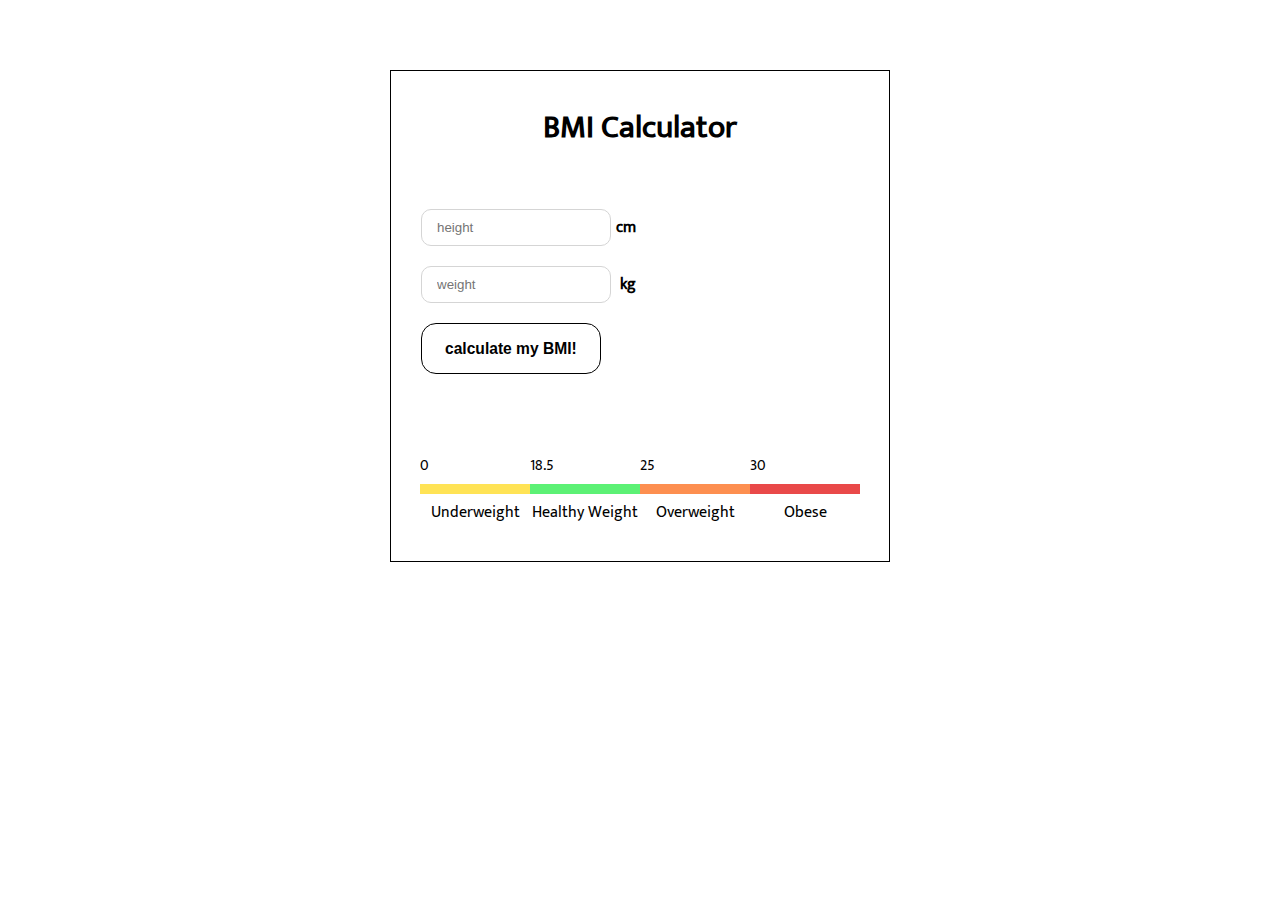
<file: BMI-calculator/index.html>
<html>
    <head>
        <meta charset="UTF-8">
        <meta name="viewport" content="width=device-width, initial-scale=1.0">
        <link rel="stylesheet" href="./assets/styles/style.css" />
        <title>BMI Calculator</title>
    </head>
    <body>
        <div class="container">
            <div class="title">
                <h1>BMI Calculator</h1>
            </div>
            <div class="wrapper">
                <div class="left">
                    <div class="height">
                        <input class="box" type="text" placeholder="height" id="height"/>
                        <h4>cm</h4>
                    </div>
                    <div class="weight">
                        <input class="box" type="text" placeholder="weight" id="weight"/>
                        <h4>kg</h4>
                    </div>
                    <div class="result-wrapper">
                        <button class="button calculate" onclick="calculateBMI()"><h3>calculate my BMI!</h3></button>
                    </div>
                </div>
                <div class="right">
                    <div class="result" id="result"></div>
                </div>
            </div>
            <div class="ranges">
                <div class="range yellow">
                    <p class="number">0</p>
                    <div class="line yellow"></div>
                    <p>Underweight</p>
                </div>
                <div class="range green">
                    <p class="number">18.5</p>
                    <div class="line green"></div>
                    <p>Healthy Weight</p>
                </div>
                <div class="range orange">
                    <p class="number">25</p>
                    <div class="line orange"></div>
                    <p>Overweight</p>
                </div>
                <div class="range red">
                    <p class="number">30</p>
                    <div class="line red"></div>
                    <p>Obese</p>
                </div>
            </div>
        </div>
        <script src="./assets/scripts/index.js"></script>
    </body>
</html>
</file>
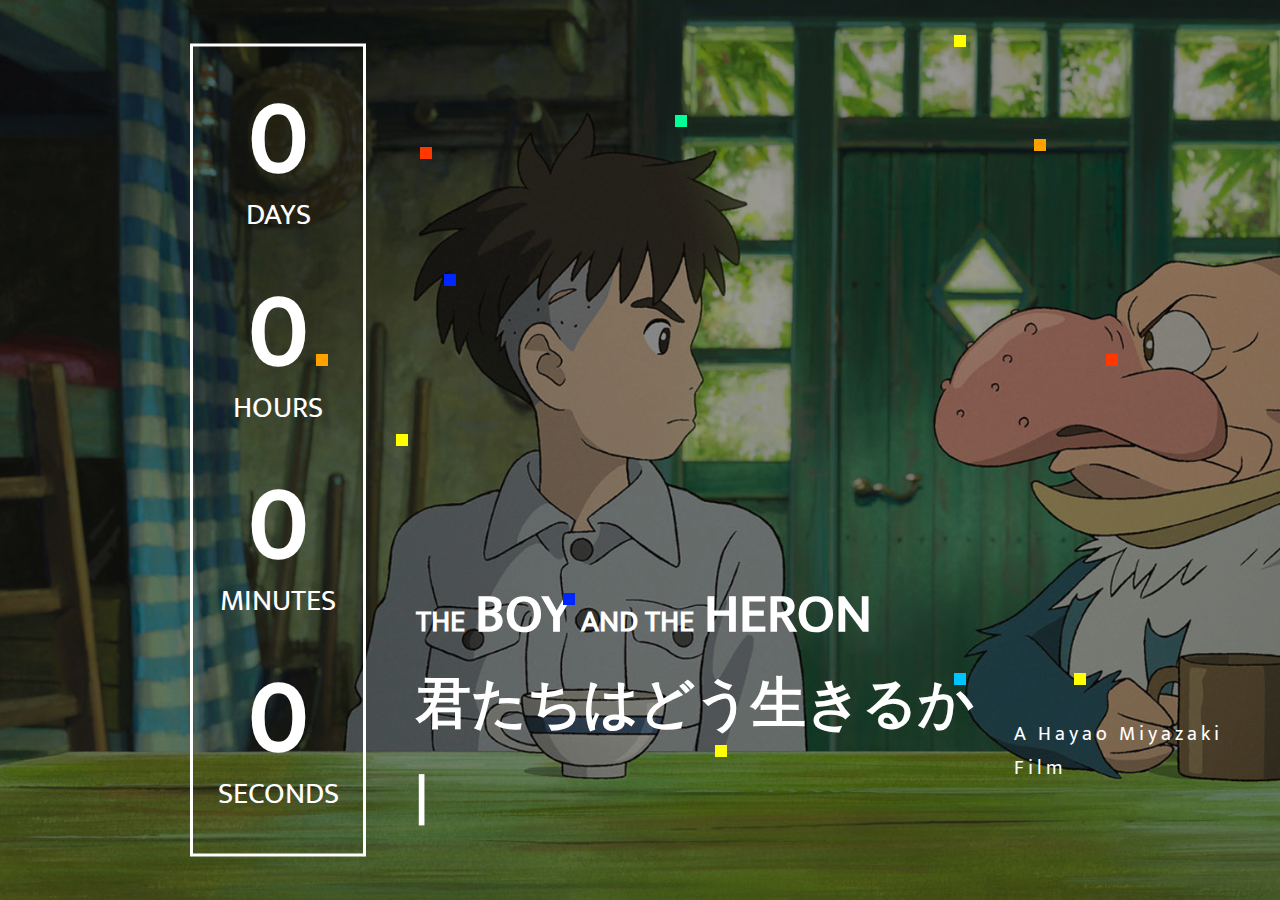
<file: countdown/index.html>
<html>
	<head>
        <meta charset="UTF-8">
        <meta name="viewport" content="width=device-width, initial-scale=1.0">
        <link rel="stylesheet" href="./assets/styles/style.css" />
        <title>The Boy And The Heron | Release Date Countdown</title>
	</head>
	<body>
        <div class="countdown-title">
            <div class="countdown-title-wrapper">
                <ul>
                    <li>
                        <h2 id="days"></h2>
                        <h2 class="sub-text">days</h2>
                    </li>
                    <li>
                        <h2 id="hours"></h2>
                        <h2 class="sub-text">hours</h2>
                    </li>
                    <li>
                        <h2 id="minutes"></h2>
                        <h2 class="sub-text">minutes</h2>
                    </li>
                    <li>
                        <h2 id="seconds"></h2>
                        <h2 class="sub-text">seconds</h2>
                    </li>
                </ul>
                <div class="title">
                    <div class="english">
                        <h4>THE</h4>
                        <h3>BOY</h3>
                        <h4>AND THE</h4>
                        <h3>HERON</h3>
                    </div>
                    <div class="japanese-director">
                        <h3>君たちはどう生きるか |</h3>
                        <h5>A Hayao Miyazaki Film</h5>
                    </div>
                </div>
            </div>
            <div class="firework" id="firework"></div>
        </div>
        <script src="./assets/scripts/index.js"></script>
	</body>
</html>
</file>
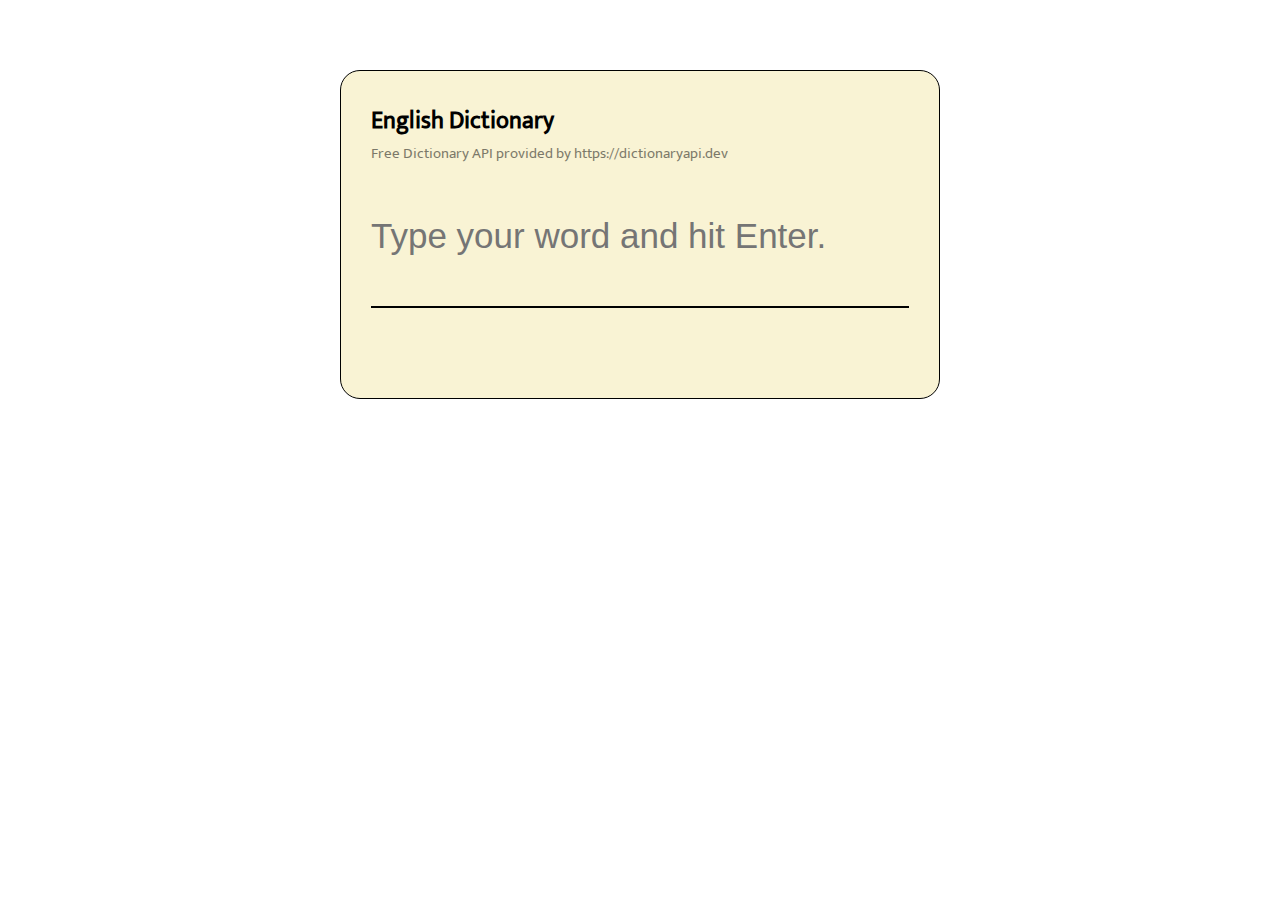
<file: dictionary/index.html>
<html>
	<head>
        <meta charset="UTF-8">
        <meta name="viewport" content="width=device-width, initial-scale=1.0">
        <link rel="stylesheet" href="./assets/styles/style.css" />
        <link rel="stylesheet" href="assets/styles/fontawesome/fontawesome.css" />
        <link rel="stylesheet" href="assets/styles/fontawesome/solid.css" />
        <title>Dictionary</title>
	</head>
	<body>
        <div class="dictionary">
            <div class="container">
                <div class="box">
                    <h2>English Dictionary</h2>
                    <p class="api">Free Dictionary API provided by https://dictionaryapi.dev</p>
                    <div class="input-wrapper">
                        <input id="input" type="text" placeholder="Type your word and hit Enter." />
                    </div>
                    <div class="audio-phonetic-wrapper">
                        <i class="fa-solid fa-volume-high pronunciation-icon"></i>
                        <p id="phonetic"></p>
                    </div>
                    <div id="meanings"></div>
                </div>
            </div>
        </div>
        <script src="./assets/scripts/index.js"></script>
	</body>
</html>
</file>
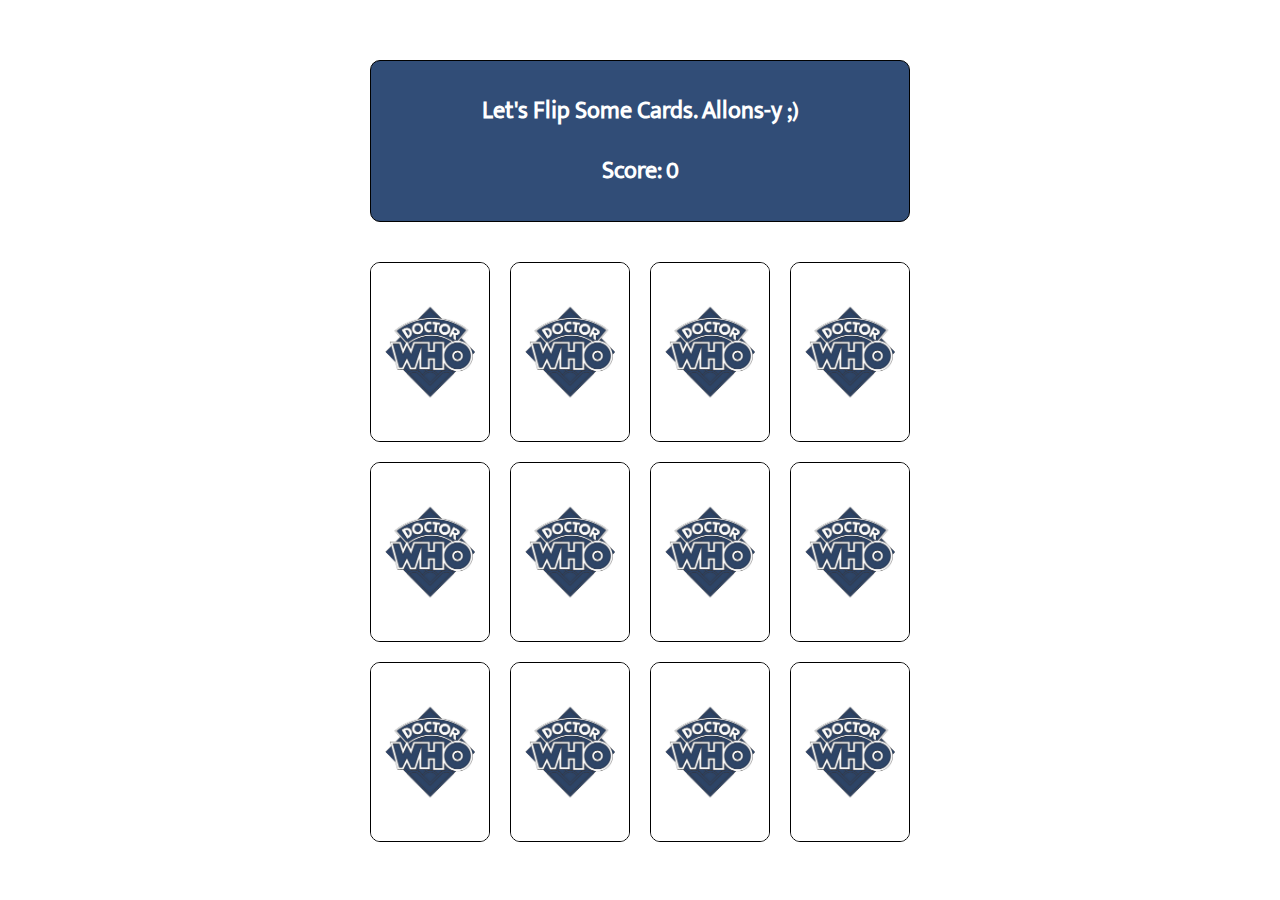
<file: matching-cards/index.html>
<html>
    <head>
        <meta charset="UTF-8">
        <meta name="viewport" content="width=device-width, initial-scale=1.0">
        <link rel="stylesheet" href="assets/styles/style.css" />
        <title>Matching Cards Game</title>
    </head>
    <body>
        <div class="matching-cards-game">
            <div class="container">
                <div class="haeder-box">
                    <h2>Let's Flip Some Cards. Allons-y ;)</h2>
                    <h2>Score: <span id="result"></span></h2>
                </div>
                <div class="grid"></div>
            </div>
        </div>
        <script src="assets/scripts/index.js"></script>
    </body>
</html>
</file>
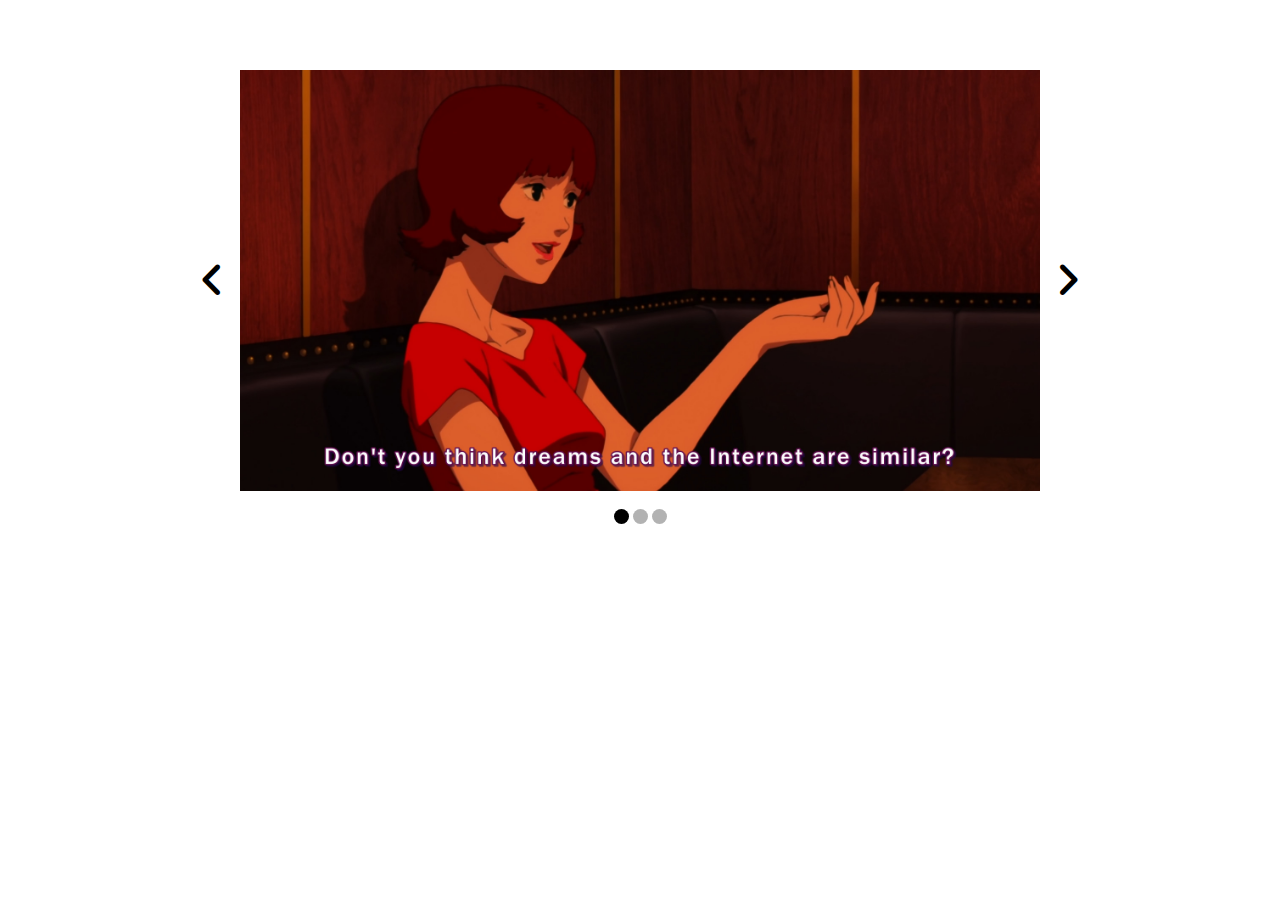
<file: slider/index.htm>
<html>
	<head>
        <meta charset="UTF-8">
        <meta name="viewport" content="width=device-width, initial-scale=1.0">
        <link rel="stylesheet" href="./assets/styles/style.css" />
        <link rel="stylesheet" href="assets/styles/fontawesome/fontawesome.css" />
        <link rel="stylesheet" href="assets/styles/fontawesome/solid.css" />
        <title>Slider</title>
	</head>
	<body>
        <div class="slider">
            <div class="container">
                <div class="slides">
                    <div class="images">
                        <img class="slide one" src="assets/images/paprika1.jpg" />
                        <img class="slide two" src="assets/images/paprika2.jpg" />
                        <img class="slide three" src="assets/images/paprika3.jpg" />
                    </div>
                    <div class="arrows">
                        <i class="arrow-left fa-solid fa-angle-left"></i>
                        <i class="arrow-right fa-solid fa-angle-right"></i>
                    </div>
                </div>
                <div class="dots">
                    <span class="dot"></span>
                    <span class="dot"></span>
                    <span class="dot"></span>
                </div>
            </div>
        </div>
        <script src="./assets/scripts/index.js"></script>
	</body>
</html>
</file>
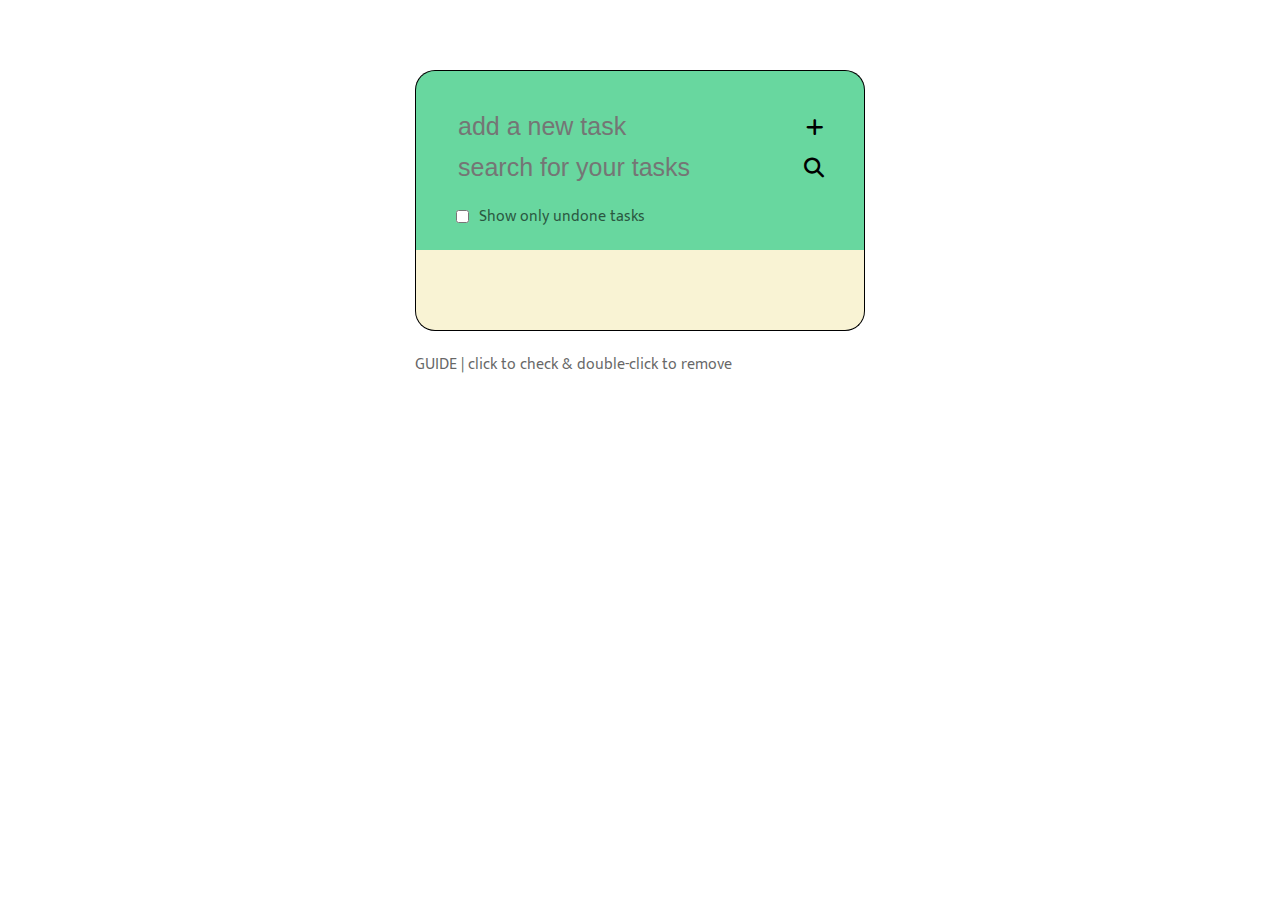
<file: to-do/index.html>
<html>
    <head>
        <meta charset="UTF-8">
        <meta name="viewport" content="width=device-width, initial-scale=1.0">
        <link rel="stylesheet" href="assets/styles/style.css" />
        <link rel="stylesheet" href="assets/styles/fontawesome/fontawesome.css" />
        <link rel="stylesheet" href="assets/styles/fontawesome/brands.css" />
        <link rel="stylesheet" href="assets/styles/fontawesome/solid.css" />
        <link rel="stylesheet" href="assets/styles/fontawesome/regular.css" />
        <title>ToDo</title>
    </head>
    <body>
        <div class="to-do">
            <div class="container">
                <div class="header">
                    <div class="add">
                        <input id="to-do-input" type="text" placeholder="add a new task" />
                        <i id="add-button" class="fa-solid fa-plus"></i>
                    </div>
                    <div class="filter">
                        <input id="filter-to-do-input" type="text" placeholder="search for your tasks" />
                        <i class="fa-solid fa-magnifying-glass"></i>
                    </div>
                    <div class="hide-completed">
                        <label>
                            <input id="hideCompleted" type="checkbox" autocomplete="off" />
                            <h4>Show only undone tasks</h4>
                        </label>
                    </div>
                </div>
                <ul id="to-do-list"></ul>
                <h4 class="guide">GUIDE | click to check & double-click to remove</h4>
            </div>
        </div>
        <script src="./assets/scripts/uuidv4.js"></script>
        <script src="./assets/scripts/index.js"></script>
    </body>
</html>
</file>
<file: BMI-calculator/assets/styles/style.css>
@font-face {
    font-family: "Mukta Mahee Regular";
    font-style: normal;
    font-weight: normal;
    src: local("Mukta Mahee Regular"),
        url("../fonts/mukta/MuktaMahee-Regular.woff") format("woff");
}
*,
*:after,
*:before {
    box-sizing: border-box;
    -ms-box-sizing: border-box;
    -webkit-box-sizing: border-box;
    -moz-box-sizing: border-box;
}
body {
    margin: 0;
    direction: ltr;
    font-family: "Mukta Mahee Regular";
}
.container {
    width: 500px;
    margin: 70px auto;
    border: 1px solid #000000;
    padding: 30px 0;
}
.wrapper {
    display: flex;
    justify-content: space-between;
    padding: 30px;
    gap: 50px;
}
.title {
    text-align: center;
}
.title h1 {
    margin: 0 0 25px 0;
}
h4 {
    margin: 0;
}
.left .height,
.left .weight {
    display: flex;
    justify-content: space-between;
    align-items: baseline;
    gap: 5px;
    margin-bottom: 20px;
}
.weight {
    margin-bottom: 40px;
}
.box {
    padding: 10px 15px;
    border: 1px solid #d5d5d5;
    border-radius: 10px;
    width: 190px;
}
.result-wrapper {
    margin-top: 20px;
    display: flex;
    align-items: center;
    gap: 15px;
}
.button.calculate {
    background: transparent;
    padding: 0 23px;
    border: 1px solid #000000;
    border-radius: 15px;
    cursor: pointer;
}
.right .result {
    background-color: transparent;
    width: 168px;
    height: 168px;
    line-height: 168px;
    border-radius: 15px;
    font-size: 50px;
    text-align: center;
}
.ranges {
    margin-top: 40px;
}
.ranges p {
    margin: 5px 0;
    text-align: center;
}
.ranges p.number {
    text-align: left;
}
.ranges {
    display: flex;
    justify-content: center;
}
.range .line {
    height: 10px;
    width: 110px;
}
.range.yellow .line.yellow {
    background-color: #ffe355;
}
.range.green .line.green {
    background-color: #5cf175;
}
.range.orange .line.orange {
    background-color: #fd8f50;
}
.range.red .line.red {
    background-color: #e94949;
}
</file>
<file: countdown/assets/styles/style.css>
@font-face {
    font-family: "Mukta Mahee Regular";
    font-style: normal;
    font-weight: normal;
    src: local("Mukta Mahee Regular"),
        url("../fonts/mukta/MuktaMahee-Regular.woff") format("woff");
}
*,
*:after,
*:before {
    box-sizing: border-box;
    -ms-box-sizing: border-box;
    -webkit-box-sizing: border-box;
    -moz-box-sizing: border-box;
}
body {
    margin: 0;
    direction: ltr;
    font-family: "Mukta Mahee Regular";
    color: #fff;
}
ul, li {
    list-style: none;
    padding: 0;
    margin: 0;
}
h2, h3, h4, h5 {
    margin: 0;
}
.countdown-title {
    height: 100vh;
    width: 100%;
    background: url(../images/image.jpg) no-repeat;
    background-size: cover;
    position: relative;
    z-index: 1;
}
.countdown-title::after {
    width: 100%;
    height: 100%;
    position: absolute;
    top: 0;
    left: 0;
    content: "";
    background-color: rgba(0, 0, 0, 0.4);
}
.countdown-title-wrapper {
    display: flex;
    align-items: end;
    gap: 50px;
    margin-left: 190px;
    position: absolute;
    top: 50%;
    transform: translateY(-50%);
    z-index: 2;
}
.countdown-title ul {
    border: 3px solid #fff;
    padding: 0 10px 35px 10px;
}
.countdown-title ul li {
    width: 150px;
    text-align: center;
}
.countdown-title ul li h2 {
    font-size: 110px;
}
.countdown-title ul li h2.sub-text {
    font-size: 30px;
    font-weight: 300;
    text-transform: uppercase;
    margin-top: -40px;
}
.countdown-title .title {
    margin-bottom: 15px;
}
.countdown-title .title .english {
    display: flex;
    align-items: baseline;
    gap: 10px;
}
.countdown-title .title h3 {
    font-size: 55px;
}
.countdown-title .title h4 {
    font-size: 30px;
}
.countdown-title .title .japanese-director {
    display: flex;
    gap: 25px;
    align-items: center;
}
.countdown-title .title .japanese-director h5 {
    font-size: 20px;
    font-weight: lighter;
    letter-spacing: 4px;
}

@keyframes firework {
    0% { 
        transform: translate(-50%, 40vh);
        width: 0.5vmin;
        opacity: 1;
    }
    50% { 
        width: 0.5vmin;
        opacity: 1;
    }
    100% { 
        width: 90vmin; 
        opacity: 0; 
    }
}
.firework,
.firework::before,
.firework::after {
    display: none;
    z-index: 2;
    --top: 60vh;
    content: "";
    position: absolute;
    top: 40%;
    left: 50%;
    transform: translate(-40%, -50%);
    width: 90vmin;
    aspect-ratio: 1;
    background:
        radial-gradient(circle, #ff0 20vmin, #0000 0) 50% 00%,
        radial-gradient(circle, rgb(255, 162, 0) 30vmin, #0000 0) 00% 50%,
        radial-gradient(circle, rgb(0, 38, 255) 20vmin, #0000 0) 16% 40%,
        radial-gradient(circle, #ff0 50vmin, #0000 0) 50% 99%,
        radial-gradient(circle, rgb(255, 55, 0) 20vmin, #0000 0) 99% 50%,
        radial-gradient(circle, rgb(0, 195, 255) 30vmin, #0000 0) 80% 90%,
        radial-gradient(circle, #ff0 50vmin, #0000 0) 95% 90%,
        radial-gradient(circle, #ff0 50vmin, #0000 0) 10% 60%,
        radial-gradient(circle, rgb(0, 38, 255) 20vmin, #0000 0) 31% 80%,
        radial-gradient(circle, #ff0 30vmin, #0000 0) 80% 10%,
        radial-gradient(circle, rgb(255, 162, 0) 20vmin, #0000 0) 90% 23%,
        radial-gradient(circle, rgb(0, 255, 153) 30vmin, #0000 0) 45% 20%,
        radial-gradient(circle, rgb(255, 55, 0) 50vmin, #0000 0) 13% 24%
        ;
    background-size: 12px 12px;
    background-repeat: no-repeat;
    animation: firework 3s infinite;
}
.firework::before {
    transform: translate(-50%, -50%) rotate(25deg) !important; 
}
.firework::after {
    transform: translate(-50%, -50%) rotate(-37deg) !important;
}
</file>
<file: dictionary/assets/styles/style.css>
@font-face {
    font-family: "Mukta Mahee Regular";
    font-style: normal;
    font-weight: normal;
    src: local("Mukta Mahee Regular"),
        url("../fonts/mukta/MuktaMahee-Regular.woff") format("woff");
}
*,
*:after,
*:before {
    box-sizing: border-box;
    -ms-box-sizing: border-box;
    -webkit-box-sizing: border-box;
    -moz-box-sizing: border-box;
}
body {
    margin: 0;
    direction: ltr;
    font-family: "Mukta Mahee Regular";
}
ul, li {
    list-style: none;
    padding: 0;
    margin: 0;
}
.container {
    width: 600px;
    margin: 0 auto;
}
p {
    font-size: 20px;
}
.dictionary .box {
    background-color: rgb(249, 243, 212);
    border: 1px solid #000000;
    padding: 30px;
    margin: 70px 0;
    border-radius: 20px;
}
.dictionary .box h2 {
    margin: 0;
}
.dictionary .box p.api {
    font-size: 15px;
    opacity: 0.5;
    margin: 0;
}
.dictionary .box .input-wrapper,
.dictionary .box .audio-phonetic-wrapper {
    display: flex;
    gap: 20px;
    align-items: center;
}
.dictionary .box .input-wrapper {
    padding: 40px 0;
    border-bottom: 2px solid #000;
}
.dictionary .box input#input {
    background: transparent;
    outline: none;
    border: none;
    font-size: 35px;
    padding: 10px 0;
    color: #404fd7;
    width: 100%;
}
.dictionary .box .audio-phonetic-wrapper {
    padding: 40px 0 20px 0;
}
.dictionary .box .audio-phonetic-wrapper i.pronunciation-icon {
    font-size: 25px;
    color: #404fd7;
    display: none;
}
.dictionary .box .audio-phonetic-wrapper i.pronunciation-icon:hover {
    cursor: pointer;
}
.dictionary .box .audio-phonetic-wrapper p#phonetic {
    margin: 0;
    color: #404fd7;
}
.dictionary .box #meanings .part-of-speech-meanings {
    padding-top: 25px;   
}
.dictionary .box #meanings .part-of-speech-meanings i.partOfSpeech {
    font-size: 20px;
    padding: 0 7px;
    background-color: rgba(64, 79, 215, 0.7)
}
.dictionary .box #meanings .part-of-speech-meanings p.definition {
    padding-left: 35px;
}
.dictionary .box #meanings .part-of-speech-meanings p.definition p.example {
    margin: 0;
    opacity: 0.5;
}
</file>
<file: matching-cards/assets/styles/style.css>
@font-face {
    font-family: "Mukta Mahee Regular";
    font-style: normal;
    font-weight: normal;
    src: local("Mukta Mahee Regular"),
        url("../fonts/mukta/MuktaMahee-Regular.woff") format("woff");
}
*,
*:after,
*:before {
    box-sizing: border-box;
    -ms-box-sizing: border-box;
    -webkit-box-sizing: border-box;
    -moz-box-sizing: border-box;
}
body {
    margin: 0;
    direction: ltr;
    font-family: "Mukta Mahee Regular";
}
ul, li {
    margin: 0;
    padding: 0;
    list-style: none;
}
.container {
    width: 540px;
    margin: 0 auto;
}
.matching-cards-game .haeder-box {
    margin: 60px 0 40px 0;
    padding: 10px 0;
    border: 1px solid #000;
    color: #fff;
    background-color: #314d77;
    border-radius: 10px;
    text-align: center;
}
.matching-cards-game .grid {
    display: flex;
    flex-wrap: wrap;
    justify-content: space-between;
    gap: 20px;
    /* perspective: 1000px; */
}
.matching-cards-game .grid .card {
    position: relative;
    width: 120px;
    height: 180px;
    transform-style: preserve-3d;
    transition: all 0.5s ease-in-out;
    transition: transform 0.5s;
    /* transform: scale(1); */
}
.matching-cards-game .grid .card img {
    border: 1px solid #000;
    border-radius: 10px;
}
.matching-cards-game .grid .card.flip {
    transform: rotateY(180deg);
}
.matching-cards-game .grid .card .front,
.matching-cards-game .grid .card .back {
    backface-visibility: hidden;
    position: absolute;
    top: 0;
    left: 0;
    height: 100%;
    width: 100%;
}
.matching-cards-game .grid .card .front {
    transform: rotateY(180deg);
}
</file>
<file: slider/assets/styles/style.css>
@font-face {
    font-family: "Mukta Mahee Regular";
    font-style: normal;
    font-weight: normal;
    src: local("Mukta Mahee Regular"),
        url("../fonts/mukta/MuktaMahee-Regular.woff") format("woff");
}
*,
*:after,
*:before {
    box-sizing: border-box;
    -ms-box-sizing: border-box;
    -webkit-box-sizing: border-box;
    -moz-box-sizing: border-box;
}
body {
    margin: 0;
    direction: ltr;
    font-family: "Mukta Mahee Regular";
}
ul, li {
    list-style: none;
    padding: 0;
    margin: 0;
}
.container {
    width: 800px;
    margin: 0 auto;
}
.slider {
    margin-top: 70px;
    position: relative;
}
.slider .slides {
    position: relative;
    /* overflow: hidden; */
}
.slider .slides .images img.slide {
    width: 100%;
    height: auto;
    /* animation: fade 5.5s; */
    /* position: relative; */
}
@keyframes fade {
    0% {
        opacity: 0;
        top: 0;
        left: 1000px;
    }
    50% {
        opacity: 1;
        top: 0;
        left: 0;
    }
    100% {
        opacity: 1;
        top: 0;
        left: -1000;
    }
}
.slider .slides .arrows i {
    position: absolute;
    top: 50%;
    transform: translate(0%, -50%);
    color: #000;
    font-size: 40px;
    user-select: none;
}
.slider .slides .arrows i:hover {
    cursor: pointer;
}
.slider .arrows i.arrow-left {
    left: calc(0% - 40px);
}
.slider .arrows i.arrow-right {
    left: calc(100% + 40px);
    transform: translate(-100%, -50%);
}
.slider .dots {
    text-align: center;
    margin-top: 15px;
}
.slider .dots span.dot {
    display: inline-block;
    width: 15px;
    height: 15px;
    border-radius: 50%;
    background-color: rgba(0, 0, 0, 0.3);
    transition: background-color 0.6s ease;
}
.slider .dots span.dot.active {
    background-color: rgba(0, 0, 0, 1);
}
</file>
<file: to-do/assets/styles/style.css>
@font-face {
    font-family: "Mukta Mahee Regular";
    font-style: normal;
    font-weight: normal;
    src: local("Mukta Mahee Regular"),
        url("../fonts/mukta/MuktaMahee-Regular.woff") format("woff");
}
*,
*:after,
*:before {
    box-sizing: border-box;
    -ms-box-sizing: border-box;
    -webkit-box-sizing: border-box;
    -moz-box-sizing: border-box;
}
body {
    margin: 0;
    direction: ltr;
    font-family: "Mukta Mahee Regular";
    user-select: none;
}
ul, li {
    margin: 0;
    padding: 0;
    list-style: none;
}
h2, h4 {
    margin: 0;
}
h4 {
    font-weight: lighter;
    color: rgba(0, 0, 0, 0.6);
}
h4.guide {
    margin-top: 20px;
}
.container {
    width: 450px;
    margin: 0 auto;
}
.to-do {
    margin: 70px;
}
.to-do .header {
    background-color: #68d79f;
    padding: 40px 40px 20px 40px;
    border: 1px solid #000;
    border-bottom: none;
    border-top-right-radius: 20px;
    border-top-left-radius: 20px;
}
.to-do .header .add {
    margin-bottom: 10px;
}
.to-do .header .add,
.to-do .header .filter {
    display: flex;
    justify-content: space-between;
    gap: 10px;
    align-items: center;
}
.to-do .header .add input,
.to-do .header .filter input {
    width: 380px;
    font-size: 25px;
    border: none;
    outline: none;
    background: transparent;
}
.to-do .header .add i,
.to-do .header .filter i {
    font-size: 20px;
}
.to-do .header .hide-completed {
    margin-top: 20px;
}
.to-do .header .hide-completed label {
    display: flex;
    gap: 10px;
    align-items: center;
}
.to-do .header .hide-completed input {
    margin: 0;
}
.to-do ul#to-do-list {
    background-color: rgb(249, 243, 212);
    padding: 40px;
    border: 1px solid #000;
    border-top: none;
    border-bottom-right-radius: 20px;
    border-bottom-left-radius: 20px;
}
.to-do ul#to-do-list li {
    display: flex;
    gap: 20px;
    align-items: center;
    padding: 10px 0;
    border-bottom: 1px solid rgb(219, 214, 189);
}
.to-do ul#to-do-list li span {
    width: 15px;
    height: 3px;
    background-color: #000;
}
.to-do ul#to-do-list li:hover {
    cursor: pointer;
}
.to-do ul#to-do-list li.completed {
    color: #57c28c;
}
.to-do ul#to-do-list li.completed span {
    transform: rotate(-45deg);
    background-color: #57c28c;
}
</file>
<file: dictionary/assets/styles/fontawesome/solid.css>
/*!
 * Font Awesome Free 6.4.0 by @fontawesome - https://fontawesome.com
 * License - https://fontawesome.com/license/free (Icons: CC BY 4.0, Fonts: SIL OFL 1.1, Code: MIT License)
 * Copyright 2023 Fonticons, Inc.
 */
:root,
:host {
  --fa-style-family-classic: "Font Awesome 6 Free";
  --fa-font-solid: normal 900 1em/1 "Font Awesome 6 Free";
}

@font-face {
  font-family: "Font Awesome 6 Free";
  font-style: normal;
  font-weight: 900;
  font-display: block;
  src: url("../../fonts/fontawesome/fa-solid-900.woff2") format("woff2"),
    url("../../fonts/fontawesome/fa-solid-900.ttf") format("truetype");
}

.fas,
.fa-solid {
  font-weight: 900;
}
</file>
<file: slider/assets/styles/fontawesome/solid.css>
/*!
 * Font Awesome Free 6.4.0 by @fontawesome - https://fontawesome.com
 * License - https://fontawesome.com/license/free (Icons: CC BY 4.0, Fonts: SIL OFL 1.1, Code: MIT License)
 * Copyright 2023 Fonticons, Inc.
 */
:root,
:host {
  --fa-style-family-classic: "Font Awesome 6 Free";
  --fa-font-solid: normal 900 1em/1 "Font Awesome 6 Free";
}

@font-face {
  font-family: "Font Awesome 6 Free";
  font-style: normal;
  font-weight: 900;
  font-display: block;
  src: url("../../fonts/fontawesome/fa-solid-900.woff2") format("woff2"),
    url("../../fonts/fontawesome/fa-solid-900.ttf") format("truetype");
}

.fas,
.fa-solid {
  font-weight: 900;
}
</file>
<file: to-do/assets/styles/fontawesome/brands.css>
/*!
 * Font Awesome Free 6.4.0 by @fontawesome - https://fontawesome.com
 * License - https://fontawesome.com/license/free (Icons: CC BY 4.0, Fonts: SIL OFL 1.1, Code: MIT License)
 * Copyright 2023 Fonticons, Inc.
 */
:root,
:host {
  --fa-style-family-brands: "Font Awesome 6 Brands";
  --fa-font-brands: normal 400 1em/1 "Font Awesome 6 Brands";
}

@font-face {
  font-family: "Font Awesome 6 Brands";
  font-style: normal;
  font-weight: 400;
  font-display: block;
  src: url("../../fonts/fontawesome/fa-brands-400.woff2") format("woff2"),
    url("../../fonts/fontawesome/fa-brands-400.ttf") format("truetype");
}

.fab,
.fa-brands {
  font-weight: 400;
}

.fa-monero:before {
  content: "\f3d0";
}

.fa-hooli:before {
  content: "\f427";
}

.fa-yelp:before {
  content: "\f1e9";
}

.fa-cc-visa:before {
  content: "\f1f0";
}

.fa-lastfm:before {
  content: "\f202";
}

.fa-shopware:before {
  content: "\f5b5";
}

.fa-creative-commons-nc:before {
  content: "\f4e8";
}

.fa-aws:before {
  content: "\f375";
}

.fa-redhat:before {
  content: "\f7bc";
}

.fa-yoast:before {
  content: "\f2b1";
}

.fa-cloudflare:before {
  content: "\e07d";
}

.fa-ups:before {
  content: "\f7e0";
}

.fa-wpexplorer:before {
  content: "\f2de";
}

.fa-dyalog:before {
  content: "\f399";
}

.fa-bity:before {
  content: "\f37a";
}

.fa-stackpath:before {
  content: "\f842";
}

.fa-buysellads:before {
  content: "\f20d";
}

.fa-first-order:before {
  content: "\f2b0";
}

.fa-modx:before {
  content: "\f285";
}

.fa-guilded:before {
  content: "\e07e";
}

.fa-vnv:before {
  content: "\f40b";
}

.fa-square-js:before {
  content: "\f3b9";
}

.fa-js-square:before {
  content: "\f3b9";
}

.fa-microsoft:before {
  content: "\f3ca";
}

.fa-qq:before {
  content: "\f1d6";
}

.fa-orcid:before {
  content: "\f8d2";
}

.fa-java:before {
  content: "\f4e4";
}

.fa-invision:before {
  content: "\f7b0";
}

.fa-creative-commons-pd-alt:before {
  content: "\f4ed";
}

.fa-centercode:before {
  content: "\f380";
}

.fa-glide-g:before {
  content: "\f2a6";
}

.fa-drupal:before {
  content: "\f1a9";
}

.fa-hire-a-helper:before {
  content: "\f3b0";
}

.fa-creative-commons-by:before {
  content: "\f4e7";
}

.fa-unity:before {
  content: "\e049";
}

.fa-whmcs:before {
  content: "\f40d";
}

.fa-rocketchat:before {
  content: "\f3e8";
}

.fa-vk:before {
  content: "\f189";
}

.fa-untappd:before {
  content: "\f405";
}

.fa-mailchimp:before {
  content: "\f59e";
}

.fa-css3-alt:before {
  content: "\f38b";
}

.fa-square-reddit:before {
  content: "\f1a2";
}

.fa-reddit-square:before {
  content: "\f1a2";
}

.fa-vimeo-v:before {
  content: "\f27d";
}

.fa-contao:before {
  content: "\f26d";
}

.fa-square-font-awesome:before {
  content: "\e5ad";
}

.fa-deskpro:before {
  content: "\f38f";
}

.fa-sistrix:before {
  content: "\f3ee";
}

.fa-square-instagram:before {
  content: "\e055";
}

.fa-instagram-square:before {
  content: "\e055";
}

.fa-battle-net:before {
  content: "\f835";
}

.fa-the-red-yeti:before {
  content: "\f69d";
}

.fa-square-hacker-news:before {
  content: "\f3af";
}

.fa-hacker-news-square:before {
  content: "\f3af";
}

.fa-edge:before {
  content: "\f282";
}

.fa-napster:before {
  content: "\f3d2";
}

.fa-square-snapchat:before {
  content: "\f2ad";
}

.fa-snapchat-square:before {
  content: "\f2ad";
}

.fa-google-plus-g:before {
  content: "\f0d5";
}

.fa-artstation:before {
  content: "\f77a";
}

.fa-markdown:before {
  content: "\f60f";
}

.fa-sourcetree:before {
  content: "\f7d3";
}

.fa-google-plus:before {
  content: "\f2b3";
}

.fa-diaspora:before {
  content: "\f791";
}

.fa-foursquare:before {
  content: "\f180";
}

.fa-stack-overflow:before {
  content: "\f16c";
}

.fa-github-alt:before {
  content: "\f113";
}

.fa-phoenix-squadron:before {
  content: "\f511";
}

.fa-pagelines:before {
  content: "\f18c";
}

.fa-algolia:before {
  content: "\f36c";
}

.fa-red-river:before {
  content: "\f3e3";
}

.fa-creative-commons-sa:before {
  content: "\f4ef";
}

.fa-safari:before {
  content: "\f267";
}

.fa-google:before {
  content: "\f1a0";
}

.fa-square-font-awesome-stroke:before {
  content: "\f35c";
}

.fa-font-awesome-alt:before {
  content: "\f35c";
}

.fa-atlassian:before {
  content: "\f77b";
}

.fa-linkedin-in:before {
  content: "\f0e1";
}

.fa-digital-ocean:before {
  content: "\f391";
}

.fa-nimblr:before {
  content: "\f5a8";
}

.fa-chromecast:before {
  content: "\f838";
}

.fa-evernote:before {
  content: "\f839";
}

.fa-hacker-news:before {
  content: "\f1d4";
}

.fa-creative-commons-sampling:before {
  content: "\f4f0";
}

.fa-adversal:before {
  content: "\f36a";
}

.fa-creative-commons:before {
  content: "\f25e";
}

.fa-watchman-monitoring:before {
  content: "\e087";
}

.fa-fonticons:before {
  content: "\f280";
}

.fa-weixin:before {
  content: "\f1d7";
}

.fa-shirtsinbulk:before {
  content: "\f214";
}

.fa-codepen:before {
  content: "\f1cb";
}

.fa-git-alt:before {
  content: "\f841";
}

.fa-lyft:before {
  content: "\f3c3";
}

.fa-rev:before {
  content: "\f5b2";
}

.fa-windows:before {
  content: "\f17a";
}

.fa-wizards-of-the-coast:before {
  content: "\f730";
}

.fa-square-viadeo:before {
  content: "\f2aa";
}

.fa-viadeo-square:before {
  content: "\f2aa";
}

.fa-meetup:before {
  content: "\f2e0";
}

.fa-centos:before {
  content: "\f789";
}

.fa-adn:before {
  content: "\f170";
}

.fa-cloudsmith:before {
  content: "\f384";
}

.fa-pied-piper-alt:before {
  content: "\f1a8";
}

.fa-square-dribbble:before {
  content: "\f397";
}

.fa-dribbble-square:before {
  content: "\f397";
}

.fa-codiepie:before {
  content: "\f284";
}

.fa-node:before {
  content: "\f419";
}

.fa-mix:before {
  content: "\f3cb";
}

.fa-steam:before {
  content: "\f1b6";
}

.fa-cc-apple-pay:before {
  content: "\f416";
}

.fa-scribd:before {
  content: "\f28a";
}

.fa-openid:before {
  content: "\f19b";
}

.fa-instalod:before {
  content: "\e081";
}

.fa-expeditedssl:before {
  content: "\f23e";
}

.fa-sellcast:before {
  content: "\f2da";
}

.fa-square-twitter:before {
  content: "\f081";
}

.fa-twitter-square:before {
  content: "\f081";
}

.fa-r-project:before {
  content: "\f4f7";
}

.fa-delicious:before {
  content: "\f1a5";
}

.fa-freebsd:before {
  content: "\f3a4";
}

.fa-vuejs:before {
  content: "\f41f";
}

.fa-accusoft:before {
  content: "\f369";
}

.fa-ioxhost:before {
  content: "\f208";
}

.fa-fonticons-fi:before {
  content: "\f3a2";
}

.fa-app-store:before {
  content: "\f36f";
}

.fa-cc-mastercard:before {
  content: "\f1f1";
}

.fa-itunes-note:before {
  content: "\f3b5";
}

.fa-golang:before {
  content: "\e40f";
}

.fa-kickstarter:before {
  content: "\f3bb";
}

.fa-grav:before {
  content: "\f2d6";
}

.fa-weibo:before {
  content: "\f18a";
}

.fa-uncharted:before {
  content: "\e084";
}

.fa-firstdraft:before {
  content: "\f3a1";
}

.fa-square-youtube:before {
  content: "\f431";
}

.fa-youtube-square:before {
  content: "\f431";
}

.fa-wikipedia-w:before {
  content: "\f266";
}

.fa-wpressr:before {
  content: "\f3e4";
}

.fa-rendact:before {
  content: "\f3e4";
}

.fa-angellist:before {
  content: "\f209";
}

.fa-galactic-republic:before {
  content: "\f50c";
}

.fa-nfc-directional:before {
  content: "\e530";
}

.fa-skype:before {
  content: "\f17e";
}

.fa-joget:before {
  content: "\f3b7";
}

.fa-fedora:before {
  content: "\f798";
}

.fa-stripe-s:before {
  content: "\f42a";
}

.fa-meta:before {
  content: "\e49b";
}

.fa-laravel:before {
  content: "\f3bd";
}

.fa-hotjar:before {
  content: "\f3b1";
}

.fa-bluetooth-b:before {
  content: "\f294";
}

.fa-sticker-mule:before {
  content: "\f3f7";
}

.fa-creative-commons-zero:before {
  content: "\f4f3";
}

.fa-hips:before {
  content: "\f452";
}

.fa-behance:before {
  content: "\f1b4";
}

.fa-reddit:before {
  content: "\f1a1";
}

.fa-discord:before {
  content: "\f392";
}

.fa-chrome:before {
  content: "\f268";
}

.fa-app-store-ios:before {
  content: "\f370";
}

.fa-cc-discover:before {
  content: "\f1f2";
}

.fa-wpbeginner:before {
  content: "\f297";
}

.fa-confluence:before {
  content: "\f78d";
}

.fa-mdb:before {
  content: "\f8ca";
}

.fa-dochub:before {
  content: "\f394";
}

.fa-accessible-icon:before {
  content: "\f368";
}

.fa-ebay:before {
  content: "\f4f4";
}

.fa-amazon:before {
  content: "\f270";
}

.fa-unsplash:before {
  content: "\e07c";
}

.fa-yarn:before {
  content: "\f7e3";
}

.fa-square-steam:before {
  content: "\f1b7";
}

.fa-steam-square:before {
  content: "\f1b7";
}

.fa-500px:before {
  content: "\f26e";
}

.fa-square-vimeo:before {
  content: "\f194";
}

.fa-vimeo-square:before {
  content: "\f194";
}

.fa-asymmetrik:before {
  content: "\f372";
}

.fa-font-awesome:before {
  content: "\f2b4";
}

.fa-font-awesome-flag:before {
  content: "\f2b4";
}

.fa-font-awesome-logo-full:before {
  content: "\f2b4";
}

.fa-gratipay:before {
  content: "\f184";
}

.fa-apple:before {
  content: "\f179";
}

.fa-hive:before {
  content: "\e07f";
}

.fa-gitkraken:before {
  content: "\f3a6";
}

.fa-keybase:before {
  content: "\f4f5";
}

.fa-apple-pay:before {
  content: "\f415";
}

.fa-padlet:before {
  content: "\e4a0";
}

.fa-amazon-pay:before {
  content: "\f42c";
}

.fa-square-github:before {
  content: "\f092";
}

.fa-github-square:before {
  content: "\f092";
}

.fa-stumbleupon:before {
  content: "\f1a4";
}

.fa-fedex:before {
  content: "\f797";
}

.fa-phoenix-framework:before {
  content: "\f3dc";
}

.fa-shopify:before {
  content: "\e057";
}

.fa-neos:before {
  content: "\f612";
}

.fa-hackerrank:before {
  content: "\f5f7";
}

.fa-researchgate:before {
  content: "\f4f8";
}

.fa-swift:before {
  content: "\f8e1";
}

.fa-angular:before {
  content: "\f420";
}

.fa-speakap:before {
  content: "\f3f3";
}

.fa-angrycreative:before {
  content: "\f36e";
}

.fa-y-combinator:before {
  content: "\f23b";
}

.fa-empire:before {
  content: "\f1d1";
}

.fa-envira:before {
  content: "\f299";
}

.fa-square-gitlab:before {
  content: "\e5ae";
}

.fa-gitlab-square:before {
  content: "\e5ae";
}

.fa-studiovinari:before {
  content: "\f3f8";
}

.fa-pied-piper:before {
  content: "\f2ae";
}

.fa-wordpress:before {
  content: "\f19a";
}

.fa-product-hunt:before {
  content: "\f288";
}

.fa-firefox:before {
  content: "\f269";
}

.fa-linode:before {
  content: "\f2b8";
}

.fa-goodreads:before {
  content: "\f3a8";
}

.fa-square-odnoklassniki:before {
  content: "\f264";
}

.fa-odnoklassniki-square:before {
  content: "\f264";
}

.fa-jsfiddle:before {
  content: "\f1cc";
}

.fa-sith:before {
  content: "\f512";
}

.fa-themeisle:before {
  content: "\f2b2";
}

.fa-page4:before {
  content: "\f3d7";
}

.fa-hashnode:before {
  content: "\e499";
}

.fa-react:before {
  content: "\f41b";
}

.fa-cc-paypal:before {
  content: "\f1f4";
}

.fa-squarespace:before {
  content: "\f5be";
}

.fa-cc-stripe:before {
  content: "\f1f5";
}

.fa-creative-commons-share:before {
  content: "\f4f2";
}

.fa-bitcoin:before {
  content: "\f379";
}

.fa-keycdn:before {
  content: "\f3ba";
}

.fa-opera:before {
  content: "\f26a";
}

.fa-itch-io:before {
  content: "\f83a";
}

.fa-umbraco:before {
  content: "\f8e8";
}

.fa-galactic-senate:before {
  content: "\f50d";
}

.fa-ubuntu:before {
  content: "\f7df";
}

.fa-draft2digital:before {
  content: "\f396";
}

.fa-stripe:before {
  content: "\f429";
}

.fa-houzz:before {
  content: "\f27c";
}

.fa-gg:before {
  content: "\f260";
}

.fa-dhl:before {
  content: "\f790";
}

.fa-square-pinterest:before {
  content: "\f0d3";
}

.fa-pinterest-square:before {
  content: "\f0d3";
}

.fa-xing:before {
  content: "\f168";
}

.fa-blackberry:before {
  content: "\f37b";
}

.fa-creative-commons-pd:before {
  content: "\f4ec";
}

.fa-playstation:before {
  content: "\f3df";
}

.fa-quinscape:before {
  content: "\f459";
}

.fa-less:before {
  content: "\f41d";
}

.fa-blogger-b:before {
  content: "\f37d";
}

.fa-opencart:before {
  content: "\f23d";
}

.fa-vine:before {
  content: "\f1ca";
}

.fa-paypal:before {
  content: "\f1ed";
}

.fa-gitlab:before {
  content: "\f296";
}

.fa-typo3:before {
  content: "\f42b";
}

.fa-reddit-alien:before {
  content: "\f281";
}

.fa-yahoo:before {
  content: "\f19e";
}

.fa-dailymotion:before {
  content: "\e052";
}

.fa-affiliatetheme:before {
  content: "\f36b";
}

.fa-pied-piper-pp:before {
  content: "\f1a7";
}

.fa-bootstrap:before {
  content: "\f836";
}

.fa-odnoklassniki:before {
  content: "\f263";
}

.fa-nfc-symbol:before {
  content: "\e531";
}

.fa-ethereum:before {
  content: "\f42e";
}

.fa-speaker-deck:before {
  content: "\f83c";
}

.fa-creative-commons-nc-eu:before {
  content: "\f4e9";
}

.fa-patreon:before {
  content: "\f3d9";
}

.fa-avianex:before {
  content: "\f374";
}

.fa-ello:before {
  content: "\f5f1";
}

.fa-gofore:before {
  content: "\f3a7";
}

.fa-bimobject:before {
  content: "\f378";
}

.fa-facebook-f:before {
  content: "\f39e";
}

.fa-square-google-plus:before {
  content: "\f0d4";
}

.fa-google-plus-square:before {
  content: "\f0d4";
}

.fa-mandalorian:before {
  content: "\f50f";
}

.fa-first-order-alt:before {
  content: "\f50a";
}

.fa-osi:before {
  content: "\f41a";
}

.fa-google-wallet:before {
  content: "\f1ee";
}

.fa-d-and-d-beyond:before {
  content: "\f6ca";
}

.fa-periscope:before {
  content: "\f3da";
}

.fa-fulcrum:before {
  content: "\f50b";
}

.fa-cloudscale:before {
  content: "\f383";
}

.fa-forumbee:before {
  content: "\f211";
}

.fa-mizuni:before {
  content: "\f3cc";
}

.fa-schlix:before {
  content: "\f3ea";
}

.fa-square-xing:before {
  content: "\f169";
}

.fa-xing-square:before {
  content: "\f169";
}

.fa-bandcamp:before {
  content: "\f2d5";
}

.fa-wpforms:before {
  content: "\f298";
}

.fa-cloudversify:before {
  content: "\f385";
}

.fa-usps:before {
  content: "\f7e1";
}

.fa-megaport:before {
  content: "\f5a3";
}

.fa-magento:before {
  content: "\f3c4";
}

.fa-spotify:before {
  content: "\f1bc";
}

.fa-optin-monster:before {
  content: "\f23c";
}

.fa-fly:before {
  content: "\f417";
}

.fa-aviato:before {
  content: "\f421";
}

.fa-itunes:before {
  content: "\f3b4";
}

.fa-cuttlefish:before {
  content: "\f38c";
}

.fa-blogger:before {
  content: "\f37c";
}

.fa-flickr:before {
  content: "\f16e";
}

.fa-viber:before {
  content: "\f409";
}

.fa-soundcloud:before {
  content: "\f1be";
}

.fa-digg:before {
  content: "\f1a6";
}

.fa-tencent-weibo:before {
  content: "\f1d5";
}

.fa-symfony:before {
  content: "\f83d";
}

.fa-maxcdn:before {
  content: "\f136";
}

.fa-etsy:before {
  content: "\f2d7";
}

.fa-facebook-messenger:before {
  content: "\f39f";
}

.fa-audible:before {
  content: "\f373";
}

.fa-think-peaks:before {
  content: "\f731";
}

.fa-bilibili:before {
  content: "\e3d9";
}

.fa-erlang:before {
  content: "\f39d";
}

.fa-cotton-bureau:before {
  content: "\f89e";
}

.fa-dashcube:before {
  content: "\f210";
}

.fa-42-group:before {
  content: "\e080";
}

.fa-innosoft:before {
  content: "\e080";
}

.fa-stack-exchange:before {
  content: "\f18d";
}

.fa-elementor:before {
  content: "\f430";
}

.fa-square-pied-piper:before {
  content: "\e01e";
}

.fa-pied-piper-square:before {
  content: "\e01e";
}

.fa-creative-commons-nd:before {
  content: "\f4eb";
}

.fa-palfed:before {
  content: "\f3d8";
}

.fa-superpowers:before {
  content: "\f2dd";
}

.fa-resolving:before {
  content: "\f3e7";
}

.fa-xbox:before {
  content: "\f412";
}

.fa-searchengin:before {
  content: "\f3eb";
}

.fa-tiktok:before {
  content: "\e07b";
}

.fa-square-facebook:before {
  content: "\f082";
}

.fa-facebook-square:before {
  content: "\f082";
}

.fa-renren:before {
  content: "\f18b";
}

.fa-linux:before {
  content: "\f17c";
}

.fa-glide:before {
  content: "\f2a5";
}

.fa-linkedin:before {
  content: "\f08c";
}

.fa-hubspot:before {
  content: "\f3b2";
}

.fa-deploydog:before {
  content: "\f38e";
}

.fa-twitch:before {
  content: "\f1e8";
}

.fa-ravelry:before {
  content: "\f2d9";
}

.fa-mixer:before {
  content: "\e056";
}

.fa-square-lastfm:before {
  content: "\f203";
}

.fa-lastfm-square:before {
  content: "\f203";
}

.fa-vimeo:before {
  content: "\f40a";
}

.fa-mendeley:before {
  content: "\f7b3";
}

.fa-uniregistry:before {
  content: "\f404";
}

.fa-figma:before {
  content: "\f799";
}

.fa-creative-commons-remix:before {
  content: "\f4ee";
}

.fa-cc-amazon-pay:before {
  content: "\f42d";
}

.fa-dropbox:before {
  content: "\f16b";
}

.fa-instagram:before {
  content: "\f16d";
}

.fa-cmplid:before {
  content: "\e360";
}

.fa-facebook:before {
  content: "\f09a";
}

.fa-gripfire:before {
  content: "\f3ac";
}

.fa-jedi-order:before {
  content: "\f50e";
}

.fa-uikit:before {
  content: "\f403";
}

.fa-fort-awesome-alt:before {
  content: "\f3a3";
}

.fa-phabricator:before {
  content: "\f3db";
}

.fa-ussunnah:before {
  content: "\f407";
}

.fa-earlybirds:before {
  content: "\f39a";
}

.fa-trade-federation:before {
  content: "\f513";
}

.fa-autoprefixer:before {
  content: "\f41c";
}

.fa-whatsapp:before {
  content: "\f232";
}

.fa-slideshare:before {
  content: "\f1e7";
}

.fa-google-play:before {
  content: "\f3ab";
}

.fa-viadeo:before {
  content: "\f2a9";
}

.fa-line:before {
  content: "\f3c0";
}

.fa-google-drive:before {
  content: "\f3aa";
}

.fa-servicestack:before {
  content: "\f3ec";
}

.fa-simplybuilt:before {
  content: "\f215";
}

.fa-bitbucket:before {
  content: "\f171";
}

.fa-imdb:before {
  content: "\f2d8";
}

.fa-deezer:before {
  content: "\e077";
}

.fa-raspberry-pi:before {
  content: "\f7bb";
}

.fa-jira:before {
  content: "\f7b1";
}

.fa-docker:before {
  content: "\f395";
}

.fa-screenpal:before {
  content: "\e570";
}

.fa-bluetooth:before {
  content: "\f293";
}

.fa-gitter:before {
  content: "\f426";
}

.fa-d-and-d:before {
  content: "\f38d";
}

.fa-microblog:before {
  content: "\e01a";
}

.fa-cc-diners-club:before {
  content: "\f24c";
}

.fa-gg-circle:before {
  content: "\f261";
}

.fa-pied-piper-hat:before {
  content: "\f4e5";
}

.fa-kickstarter-k:before {
  content: "\f3bc";
}

.fa-yandex:before {
  content: "\f413";
}

.fa-readme:before {
  content: "\f4d5";
}

.fa-html5:before {
  content: "\f13b";
}

.fa-sellsy:before {
  content: "\f213";
}

.fa-sass:before {
  content: "\f41e";
}

.fa-wirsindhandwerk:before {
  content: "\e2d0";
}

.fa-wsh:before {
  content: "\e2d0";
}

.fa-buromobelexperte:before {
  content: "\f37f";
}

.fa-salesforce:before {
  content: "\f83b";
}

.fa-octopus-deploy:before {
  content: "\e082";
}

.fa-medapps:before {
  content: "\f3c6";
}

.fa-ns8:before {
  content: "\f3d5";
}

.fa-pinterest-p:before {
  content: "\f231";
}

.fa-apper:before {
  content: "\f371";
}

.fa-fort-awesome:before {
  content: "\f286";
}

.fa-waze:before {
  content: "\f83f";
}

.fa-cc-jcb:before {
  content: "\f24b";
}

.fa-snapchat:before {
  content: "\f2ab";
}

.fa-snapchat-ghost:before {
  content: "\f2ab";
}

.fa-fantasy-flight-games:before {
  content: "\f6dc";
}

.fa-rust:before {
  content: "\e07a";
}

.fa-wix:before {
  content: "\f5cf";
}

.fa-square-behance:before {
  content: "\f1b5";
}

.fa-behance-square:before {
  content: "\f1b5";
}

.fa-supple:before {
  content: "\f3f9";
}

.fa-rebel:before {
  content: "\f1d0";
}

.fa-css3:before {
  content: "\f13c";
}

.fa-staylinked:before {
  content: "\f3f5";
}

.fa-kaggle:before {
  content: "\f5fa";
}

.fa-space-awesome:before {
  content: "\e5ac";
}

.fa-deviantart:before {
  content: "\f1bd";
}

.fa-cpanel:before {
  content: "\f388";
}

.fa-goodreads-g:before {
  content: "\f3a9";
}

.fa-square-git:before {
  content: "\f1d2";
}

.fa-git-square:before {
  content: "\f1d2";
}

.fa-square-tumblr:before {
  content: "\f174";
}

.fa-tumblr-square:before {
  content: "\f174";
}

.fa-trello:before {
  content: "\f181";
}

.fa-creative-commons-nc-jp:before {
  content: "\f4ea";
}

.fa-get-pocket:before {
  content: "\f265";
}

.fa-perbyte:before {
  content: "\e083";
}

.fa-grunt:before {
  content: "\f3ad";
}

.fa-weebly:before {
  content: "\f5cc";
}

.fa-connectdevelop:before {
  content: "\f20e";
}

.fa-leanpub:before {
  content: "\f212";
}

.fa-black-tie:before {
  content: "\f27e";
}

.fa-themeco:before {
  content: "\f5c6";
}

.fa-python:before {
  content: "\f3e2";
}

.fa-android:before {
  content: "\f17b";
}

.fa-bots:before {
  content: "\e340";
}

.fa-free-code-camp:before {
  content: "\f2c5";
}

.fa-hornbill:before {
  content: "\f592";
}

.fa-js:before {
  content: "\f3b8";
}

.fa-ideal:before {
  content: "\e013";
}

.fa-git:before {
  content: "\f1d3";
}

.fa-dev:before {
  content: "\f6cc";
}

.fa-sketch:before {
  content: "\f7c6";
}

.fa-yandex-international:before {
  content: "\f414";
}

.fa-cc-amex:before {
  content: "\f1f3";
}

.fa-uber:before {
  content: "\f402";
}

.fa-github:before {
  content: "\f09b";
}

.fa-php:before {
  content: "\f457";
}

.fa-alipay:before {
  content: "\f642";
}

.fa-youtube:before {
  content: "\f167";
}

.fa-skyatlas:before {
  content: "\f216";
}

.fa-firefox-browser:before {
  content: "\e007";
}

.fa-replyd:before {
  content: "\f3e6";
}

.fa-suse:before {
  content: "\f7d6";
}

.fa-jenkins:before {
  content: "\f3b6";
}

.fa-twitter:before {
  content: "\f099";
}

.fa-rockrms:before {
  content: "\f3e9";
}

.fa-pinterest:before {
  content: "\f0d2";
}

.fa-buffer:before {
  content: "\f837";
}

.fa-npm:before {
  content: "\f3d4";
}

.fa-yammer:before {
  content: "\f840";
}

.fa-btc:before {
  content: "\f15a";
}

.fa-dribbble:before {
  content: "\f17d";
}

.fa-stumbleupon-circle:before {
  content: "\f1a3";
}

.fa-internet-explorer:before {
  content: "\f26b";
}

.fa-stubber:before {
  content: "\e5c7";
}

.fa-telegram:before {
  content: "\f2c6";
}

.fa-telegram-plane:before {
  content: "\f2c6";
}

.fa-old-republic:before {
  content: "\f510";
}

.fa-odysee:before {
  content: "\e5c6";
}

.fa-square-whatsapp:before {
  content: "\f40c";
}

.fa-whatsapp-square:before {
  content: "\f40c";
}

.fa-node-js:before {
  content: "\f3d3";
}

.fa-edge-legacy:before {
  content: "\e078";
}

.fa-slack:before {
  content: "\f198";
}

.fa-slack-hash:before {
  content: "\f198";
}

.fa-medrt:before {
  content: "\f3c8";
}

.fa-usb:before {
  content: "\f287";
}

.fa-tumblr:before {
  content: "\f173";
}

.fa-vaadin:before {
  content: "\f408";
}

.fa-quora:before {
  content: "\f2c4";
}

.fa-reacteurope:before {
  content: "\f75d";
}

.fa-medium:before {
  content: "\f23a";
}

.fa-medium-m:before {
  content: "\f23a";
}

.fa-amilia:before {
  content: "\f36d";
}

.fa-mixcloud:before {
  content: "\f289";
}

.fa-flipboard:before {
  content: "\f44d";
}

.fa-viacoin:before {
  content: "\f237";
}

.fa-critical-role:before {
  content: "\f6c9";
}

.fa-sitrox:before {
  content: "\e44a";
}

.fa-discourse:before {
  content: "\f393";
}

.fa-joomla:before {
  content: "\f1aa";
}

.fa-mastodon:before {
  content: "\f4f6";
}

.fa-airbnb:before {
  content: "\f834";
}

.fa-wolf-pack-battalion:before {
  content: "\f514";
}

.fa-buy-n-large:before {
  content: "\f8a6";
}

.fa-gulp:before {
  content: "\f3ae";
}

.fa-creative-commons-sampling-plus:before {
  content: "\f4f1";
}

.fa-strava:before {
  content: "\f428";
}

.fa-ember:before {
  content: "\f423";
}

.fa-canadian-maple-leaf:before {
  content: "\f785";
}

.fa-teamspeak:before {
  content: "\f4f9";
}

.fa-pushed:before {
  content: "\f3e1";
}

.fa-wordpress-simple:before {
  content: "\f411";
}

.fa-nutritionix:before {
  content: "\f3d6";
}

.fa-wodu:before {
  content: "\e088";
}

.fa-google-pay:before {
  content: "\e079";
}

.fa-intercom:before {
  content: "\f7af";
}

.fa-zhihu:before {
  content: "\f63f";
}

.fa-korvue:before {
  content: "\f42f";
}

.fa-pix:before {
  content: "\e43a";
}

.fa-steam-symbol:before {
  content: "\f3f6";
}
</file>
<file: to-do/assets/styles/fontawesome/solid.css>
/*!
 * Font Awesome Free 6.4.0 by @fontawesome - https://fontawesome.com
 * License - https://fontawesome.com/license/free (Icons: CC BY 4.0, Fonts: SIL OFL 1.1, Code: MIT License)
 * Copyright 2023 Fonticons, Inc.
 */
:root,
:host {
  --fa-style-family-classic: "Font Awesome 6 Free";
  --fa-font-solid: normal 900 1em/1 "Font Awesome 6 Free";
}

@font-face {
  font-family: "Font Awesome 6 Free";
  font-style: normal;
  font-weight: 900;
  font-display: block;
  src: url("../../fonts/fontawesome/fa-solid-900.woff2") format("woff2"),
    url("../../fonts/fontawesome/fa-solid-900.ttf") format("truetype");
}

.fas,
.fa-solid {
  font-weight: 900;
}
</file>
<file: to-do/assets/styles/fontawesome/regular.css>
/*!
 * Font Awesome Free 6.4.0 by @fontawesome - https://fontawesome.com
 * License - https://fontawesome.com/license/free (Icons: CC BY 4.0, Fonts: SIL OFL 1.1, Code: MIT License)
 * Copyright 2023 Fonticons, Inc.
 */
:root,
:host {
  --fa-style-family-classic: "Font Awesome 6 Free";
  --fa-font-regular: normal 400 1em/1 "Font Awesome 6 Free";
}

@font-face {
  font-family: "Font Awesome 6 Free";
  font-style: normal;
  font-weight: 400;
  font-display: block;
  src: url("../../fonts/fontawesome/fa-regular-400.woff2") format("woff2"),
    url("../../fonts/fontawesome/fa-regular-400.ttf") format("truetype");
}

.far,
.fa-regular {
  font-weight: 400;
}
</file>
